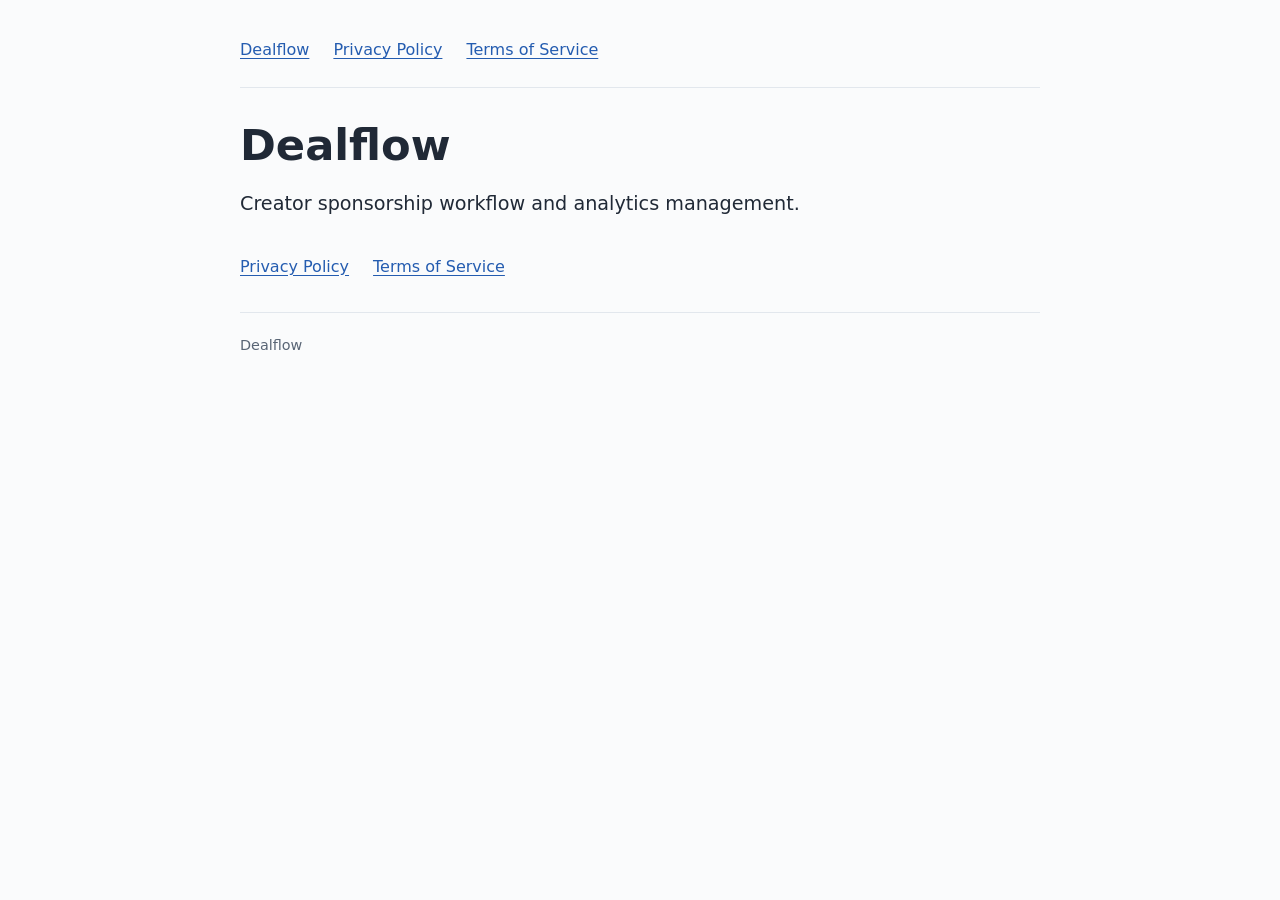
<file: index.html>
<!DOCTYPE html>
<html lang="en">
<head>
<meta charset="utf-8">
<meta name="viewport" content="width=device-width, initial-scale=1">
<title>Dealflow</title>
<meta name="description" content="Dealflow: creator sponsorship workflow and analytics management.">
<link rel="stylesheet" href="./styles.css">
</head>
<body>
<div class="container"><nav aria-label="Main navigation"><a href="./index.html">Dealflow</a><a href="./privacy.html">Privacy Policy</a><a href="./terms.html">Terms of Service</a></nav><main><h1>Dealflow</h1>
<p class="intro">Creator sponsorship workflow and analytics management.</p>
<div class="links"><a href="./privacy.html">Privacy Policy</a><a href="./terms.html">Terms of Service</a></div></main><footer>Dealflow</footer></div>
</body>
</html>
</file>
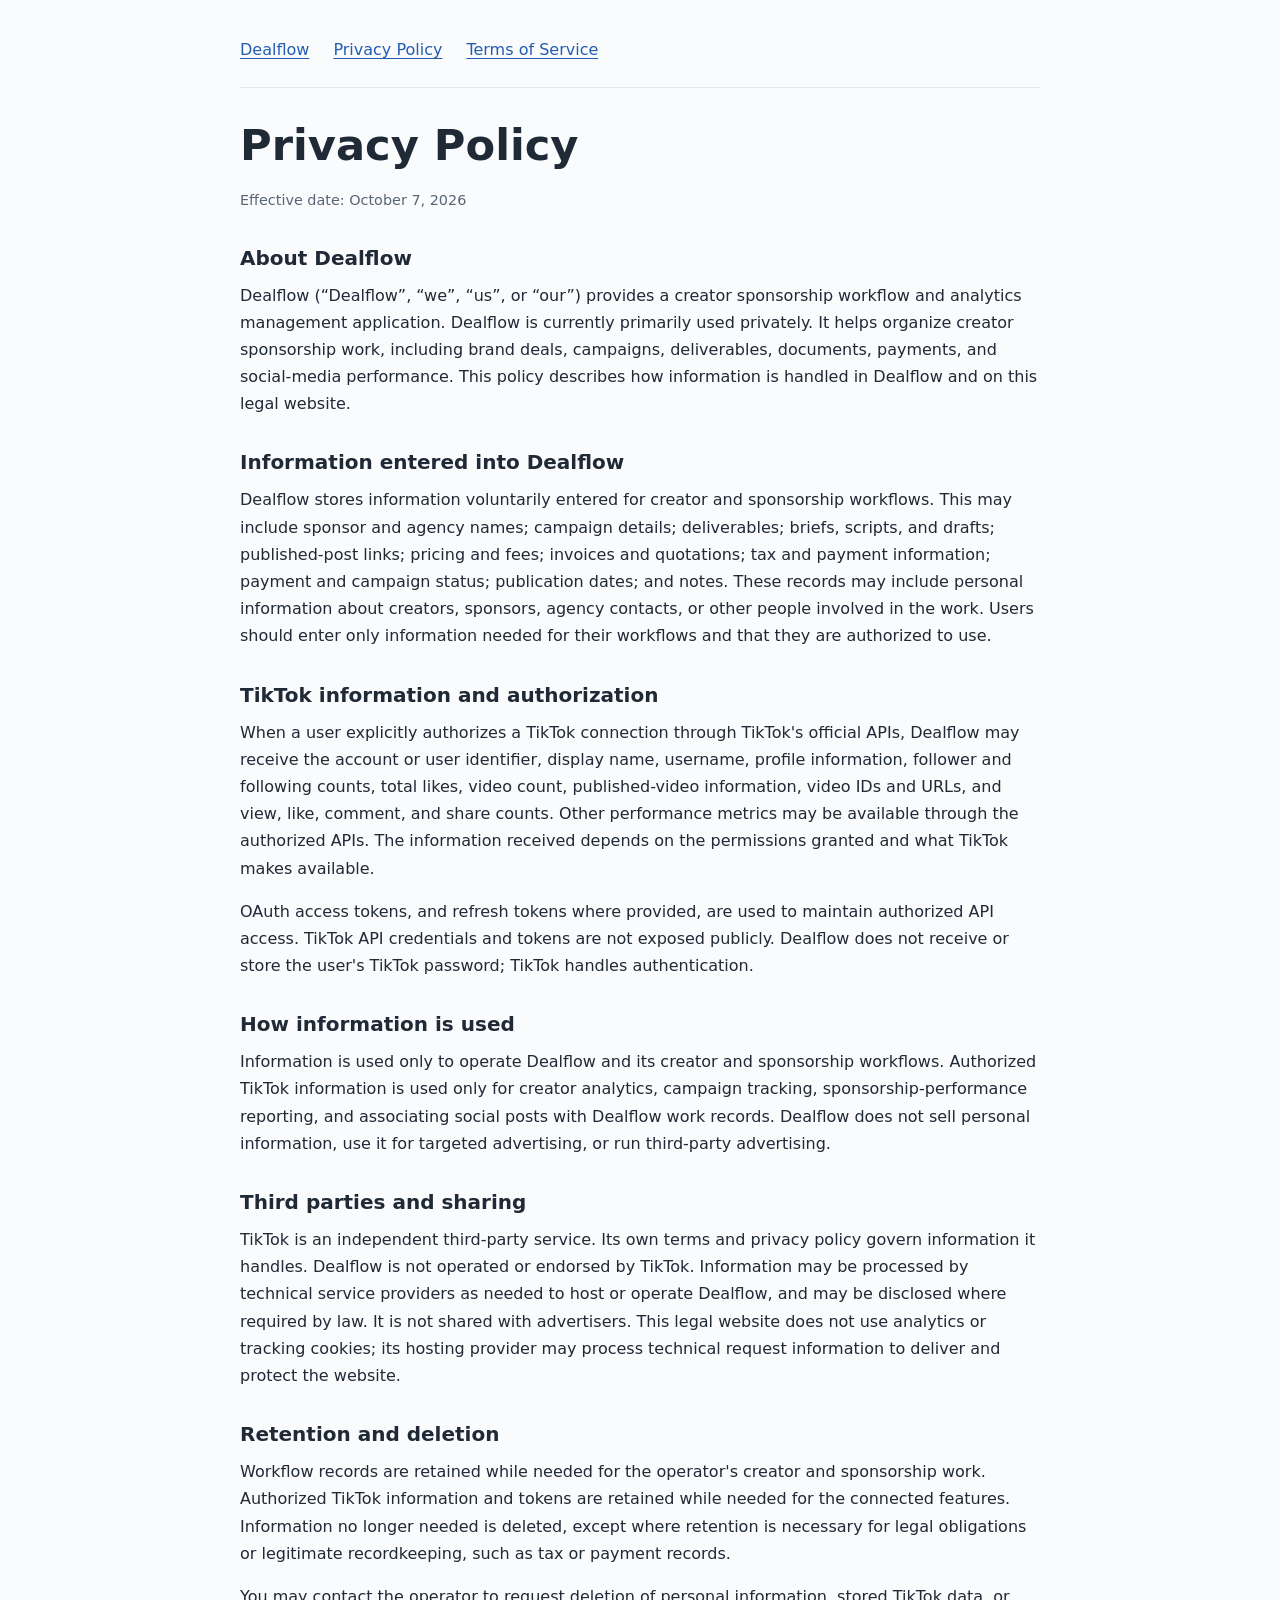
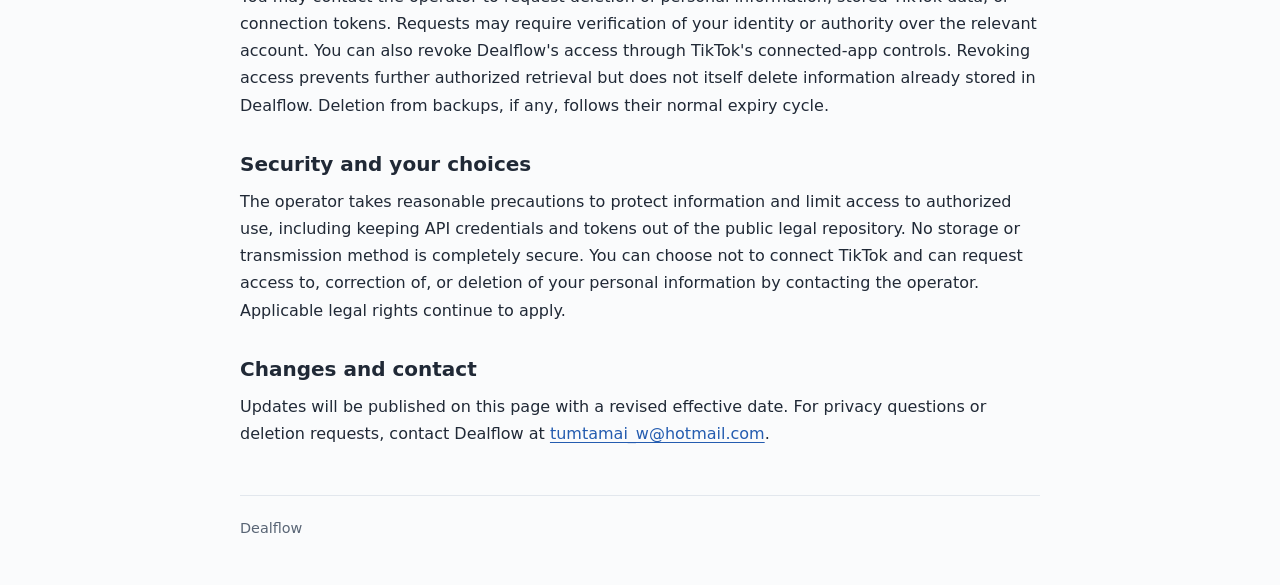
<file: privacy.html>
<!DOCTYPE html>
<html lang="en">
<head>
<meta charset="utf-8">
<meta name="viewport" content="width=device-width, initial-scale=1">
<title>Privacy Policy | Dealflow</title>
<meta name="description" content="How Dealflow handles creator workflow information and authorized TikTok data.">
<link rel="stylesheet" href="./styles.css">
</head>
<body>
<div class="container"><nav aria-label="Main navigation"><a href="./index.html">Dealflow</a><a href="./privacy.html">Privacy Policy</a><a href="./terms.html">Terms of Service</a></nav><main><h1>Privacy Policy</h1>
<p class="date">Effective date: October 7, 2026</p>
<h2>About Dealflow</h2>
<p>Dealflow (“Dealflow”, “we”, “us”, or “our”) provides a creator sponsorship workflow and analytics management application. Dealflow is currently primarily used privately. It helps organize creator sponsorship work, including brand deals, campaigns, deliverables, documents, payments, and social-media performance. This policy describes how information is handled in Dealflow and on this legal website.</p>
<h2>Information entered into Dealflow</h2>
<p>Dealflow stores information voluntarily entered for creator and sponsorship workflows. This may include sponsor and agency names; campaign details; deliverables; briefs, scripts, and drafts; published-post links; pricing and fees; invoices and quotations; tax and payment information; payment and campaign status; publication dates; and notes. These records may include personal information about creators, sponsors, agency contacts, or other people involved in the work. Users should enter only information needed for their workflows and that they are authorized to use.</p>
<h2>TikTok information and authorization</h2>
<p>When a user explicitly authorizes a TikTok connection through TikTok's official APIs, Dealflow may receive the account or user identifier, display name, username, profile information, follower and following counts, total likes, video count, published-video information, video IDs and URLs, and view, like, comment, and share counts. Other performance metrics may be available through the authorized APIs. The information received depends on the permissions granted and what TikTok makes available.</p>
<p>OAuth access tokens, and refresh tokens where provided, are used to maintain authorized API access. TikTok API credentials and tokens are not exposed publicly. Dealflow does not receive or store the user's TikTok password; TikTok handles authentication.</p>
<h2>How information is used</h2>
<p>Information is used only to operate Dealflow and its creator and sponsorship workflows. Authorized TikTok information is used only for creator analytics, campaign tracking, sponsorship-performance reporting, and associating social posts with Dealflow work records. Dealflow does not sell personal information, use it for targeted advertising, or run third-party advertising.</p>
<h2>Third parties and sharing</h2>
<p>TikTok is an independent third-party service. Its own terms and privacy policy govern information it handles. Dealflow is not operated or endorsed by TikTok. Information may be processed by technical service providers as needed to host or operate Dealflow, and may be disclosed where required by law. It is not shared with advertisers. This legal website does not use analytics or tracking cookies; its hosting provider may process technical request information to deliver and protect the website.</p>
<h2>Retention and deletion</h2>
<p>Workflow records are retained while needed for the operator's creator and sponsorship work. Authorized TikTok information and tokens are retained while needed for the connected features. Information no longer needed is deleted, except where retention is necessary for legal obligations or legitimate recordkeeping, such as tax or payment records.</p>
<p>You may contact the operator to request deletion of personal information, stored TikTok data, or connection tokens. Requests may require verification of your identity or authority over the relevant account. You can also revoke Dealflow's access through TikTok's connected-app controls. Revoking access prevents further authorized retrieval but does not itself delete information already stored in Dealflow. Deletion from backups, if any, follows their normal expiry cycle.</p>
<h2>Security and your choices</h2>
<p>The operator takes reasonable precautions to protect information and limit access to authorized use, including keeping API credentials and tokens out of the public legal repository. No storage or transmission method is completely secure. You can choose not to connect TikTok and can request access to, correction of, or deletion of your personal information by contacting the operator. Applicable legal rights continue to apply.</p>
<h2>Changes and contact</h2>
<p>Updates will be published on this page with a revised effective date. For privacy questions or deletion requests, contact Dealflow at 
<a href="mailto:tumtamai_w@hotmail.com">tumtamai_w@hotmail.com</a>.</p></main><footer>Dealflow</footer></div>
</body>
</html>
</file>
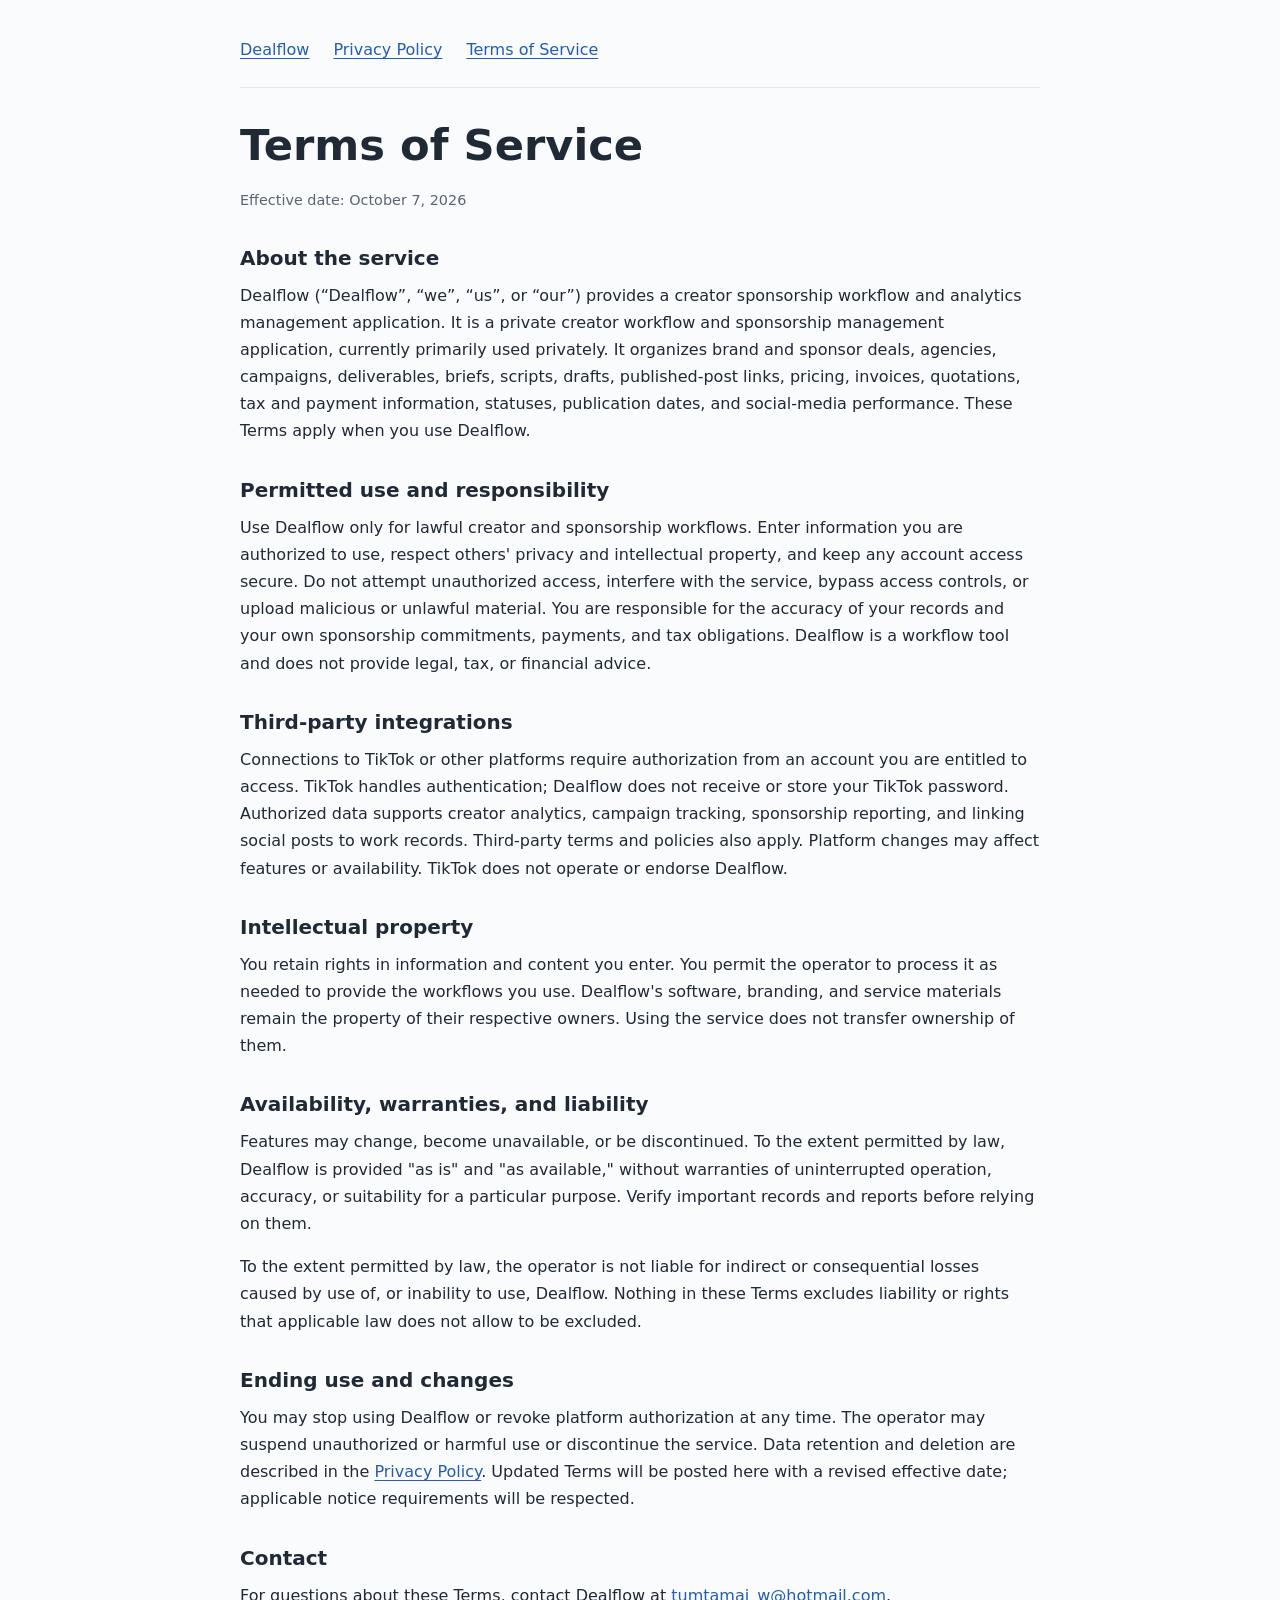
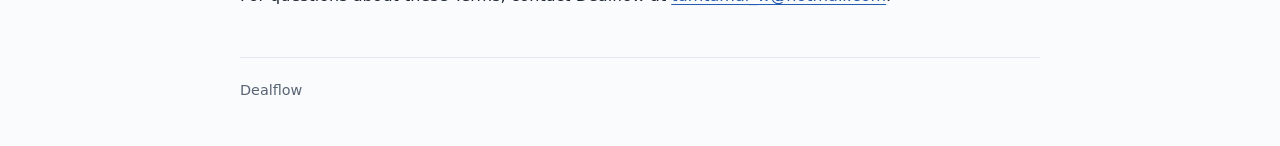
<file: terms.html>
<!DOCTYPE html>
<html lang="en">
<head>
<meta charset="utf-8">
<meta name="viewport" content="width=device-width, initial-scale=1">
<title>Terms of Service | Dealflow</title>
<meta name="description" content="Terms for using Dealflow and its authorized third-party integrations.">
<link rel="stylesheet" href="./styles.css">
</head>
<body>
<div class="container"><nav aria-label="Main navigation"><a href="./index.html">Dealflow</a><a href="./privacy.html">Privacy Policy</a><a href="./terms.html">Terms of Service</a></nav><main><h1>Terms of Service</h1>
<p class="date">Effective date: October 7, 2026</p>
<h2>About the service</h2>
<p>Dealflow (“Dealflow”, “we”, “us”, or “our”) provides a creator sponsorship workflow and analytics management application. It is a private creator workflow and sponsorship management application, currently primarily used privately. It organizes brand and sponsor deals, agencies, campaigns, deliverables, briefs, scripts, drafts, published-post links, pricing, invoices, quotations, tax and payment information, statuses, publication dates, and social-media performance. These Terms apply when you use Dealflow.</p>
<h2>Permitted use and responsibility</h2>
<p>Use Dealflow only for lawful creator and sponsorship workflows. Enter information you are authorized to use, respect others' privacy and intellectual property, and keep any account access secure. Do not attempt unauthorized access, interfere with the service, bypass access controls, or upload malicious or unlawful material. You are responsible for the accuracy of your records and your own sponsorship commitments, payments, and tax obligations. Dealflow is a workflow tool and does not provide legal, tax, or financial advice.</p>
<h2>Third-party integrations</h2>
<p>Connections to TikTok or other platforms require authorization from an account you are entitled to access. TikTok handles authentication; Dealflow does not receive or store your TikTok password. Authorized data supports creator analytics, campaign tracking, sponsorship reporting, and linking social posts to work records. Third-party terms and policies also apply. Platform changes may affect features or availability. TikTok does not operate or endorse Dealflow.</p>
<h2>Intellectual property</h2>
<p>You retain rights in information and content you enter. You permit the operator to process it as needed to provide the workflows you use. Dealflow's software, branding, and service materials remain the property of their respective owners. Using the service does not transfer ownership of them.</p>
<h2>Availability, warranties, and liability</h2>
<p>Features may change, become unavailable, or be discontinued. To the extent permitted by law, Dealflow is provided "as is" and "as available," without warranties of uninterrupted operation, accuracy, or suitability for a particular purpose. Verify important records and reports before relying on them.</p>
<p>To the extent permitted by law, the operator is not liable for indirect or consequential losses caused by use of, or inability to use, Dealflow. Nothing in these Terms excludes liability or rights that applicable law does not allow to be excluded.</p>
<h2>Ending use and changes</h2>
<p>You may stop using Dealflow or revoke platform authorization at any time. The operator may suspend unauthorized or harmful use or discontinue the service. Data retention and deletion are described in the <a href="./privacy.html">Privacy Policy</a>. Updated Terms will be posted here with a revised effective date; applicable notice requirements will be respected.</p>
<h2>Contact</h2>
<p>For questions about these Terms, contact Dealflow at 
<a href="mailto:tumtamai_w@hotmail.com">tumtamai_w@hotmail.com</a>.</p></main><footer>Dealflow</footer></div>
</body>
</html>
</file>
<file: styles.css>
* { box-sizing: border-box; }
body { margin: 0; background: #fafbfc; color: #202936; font: 16px/1.7 system-ui, -apple-system, BlinkMacSystemFont, "Segoe UI", sans-serif; }
.container { max-width: 848px; margin: 0 auto; padding: 24px; }
nav { display: flex; flex-wrap: wrap; gap: 12px 24px; padding: 12px 0 24px; border-bottom: 1px solid #e2e7ed; }
a { color: #245cb0; text-underline-offset: 3px; }
a:hover { color: #163d78; }
a:focus-visible { outline: 2px solid #245cb0; outline-offset: 4px; }
main { padding: 32px 0; }
h1 { font-size: clamp(2rem, 5vw, 2.7rem); margin: 0 0 16px; line-height: 1.2; }
h2 { font-size: 1.25rem; margin: 32px 0 10px; line-height: 1.35; }
p { margin: 0 0 16px; }
.date, footer { color: #596575; font-size: .9rem; }
.intro { font-size: 1.2rem; }
.links { display: flex; flex-wrap: wrap; gap: 16px 24px; margin-top: 32px; }
footer { border-top: 1px solid #e2e7ed; padding: 20px 0; }
@media (max-width: 480px) { .container { padding: 16px; } main { padding: 24px 0; } }
</file>
